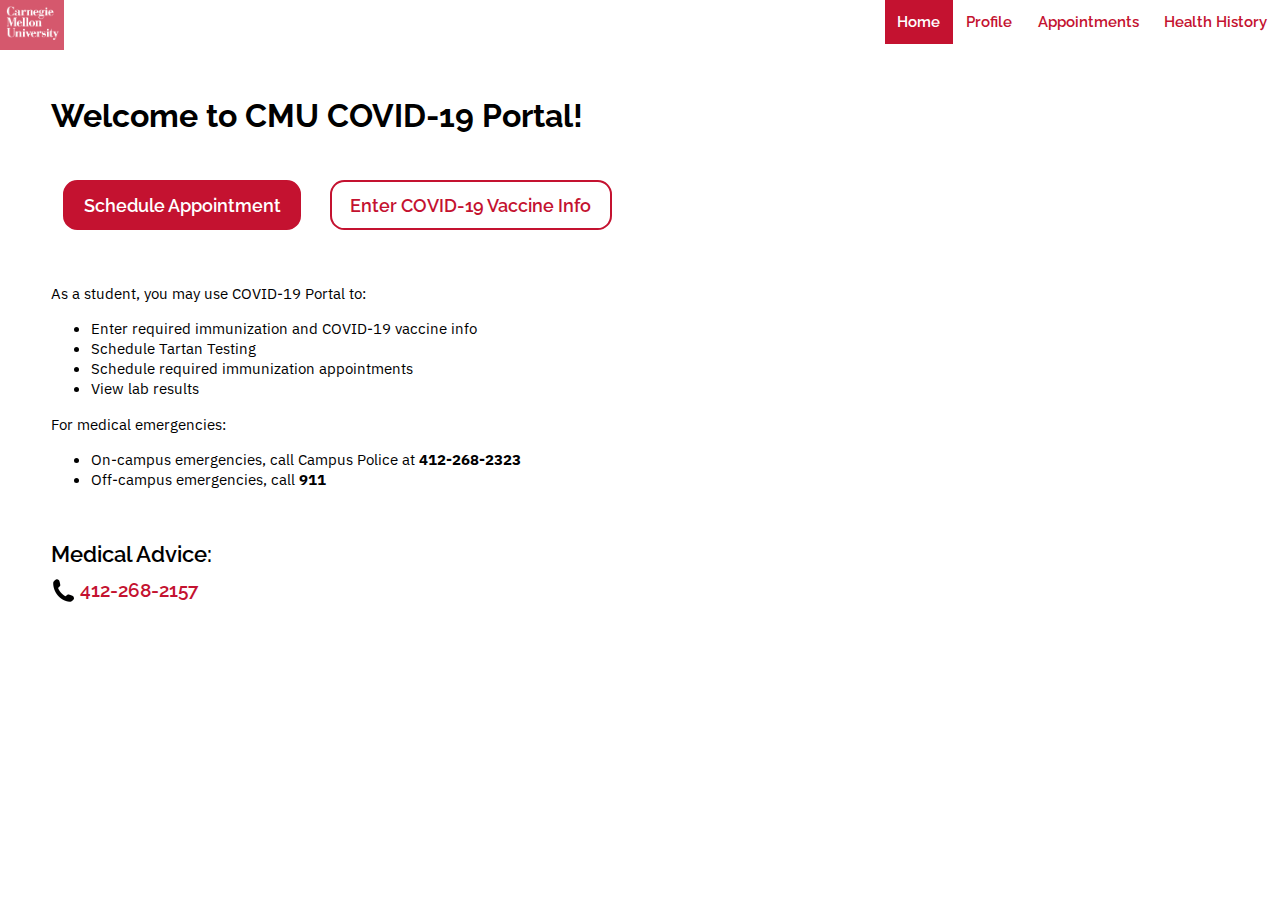
<file: index.html>
<!DOCTYPE html>
<html lang="en-us">

<head>
    <title>CMU COVID-19 Portal: Home</title>
    <meta name="viewport" content="width=device-width, initial-scale=1.0" charset="UTF-8">
    <link rel="stylesheet" href="assets/hw5.css">
    <link href='https://fonts.googleapis.com/css?family=Raleway:600' rel='stylesheet' type='text/css'>
    <link href='https://fonts.googleapis.com/css?family=Raleway:700' rel='stylesheet' type='text/css'>
    <link href='https://fonts.googleapis.com/css?family=Raleway:400' rel='stylesheet' type='text/css'>
    <link href='https://fonts.googleapis.com/css?family=IBM Plex Sans:400' rel='stylesheet' type='text/css'>
    <link href='https://fonts.googleapis.com/css?family=IBM Plex Sans:600' rel='stylesheet' type='text/css'>
    <script src = "assets/main.js"></script>
</head>

<body onload="onLoad()">
    <!--top navigation bar-->
    <div class="topnav">
        <a href="index.html" id="cmuHome"><img src="assets/images/cmulogo.png" alt="cmu logo home link"></a>
        <a href="health-history.html">Health History</a>
        <a href="appt-page.html" onclick="loadAppts()">Appointments</a>
        <a href="#profile">Profile</a>
        <a class="active" href="index.html">Home</a>
    </div>


    <div class ="homeTitle">
        <h1>Welcome to CMU COVID-19 Portal!</h1>
    </div>

    <div class="buttons">
        <!--links to schedule appointment process-->
        <button onclick="window.location.href='sched-appt-page-1.html'"; class="button">Schedule Appointment</button>
        <button class="button button2">Enter COVID-19 Vaccine Info</button>
    </div>

    <!--home page info-->
    <div class="homeBody">
        <p>As a student, you may use COVID-19 Portal to:<br>
            <ul>
                <li>Enter required immunization and COVID-19 vaccine info</li>
                <li>Schedule Tartan Testing</li>
                <li>Schedule required immunization appointments</li>
                <li>View lab results</li>
            </ul>
        </p>
        
        <p>For medical emergencies:
            <ul>
                <li>On-campus emergencies, call Campus Police at<strong> 412-268-2323</strong></li>
                <li>Off-campus emergencies, call <strong> 911</strong></li>
            </ul><br>
        
            <h2>Medical Advice:</h2>
            <img src="assets/images/phone-icon.png" alt text="phone icon" id="phone"></img>
            <h1 id="phoneNum">412-268-2157</h1>
    </div>
</body>
</html>
</file>
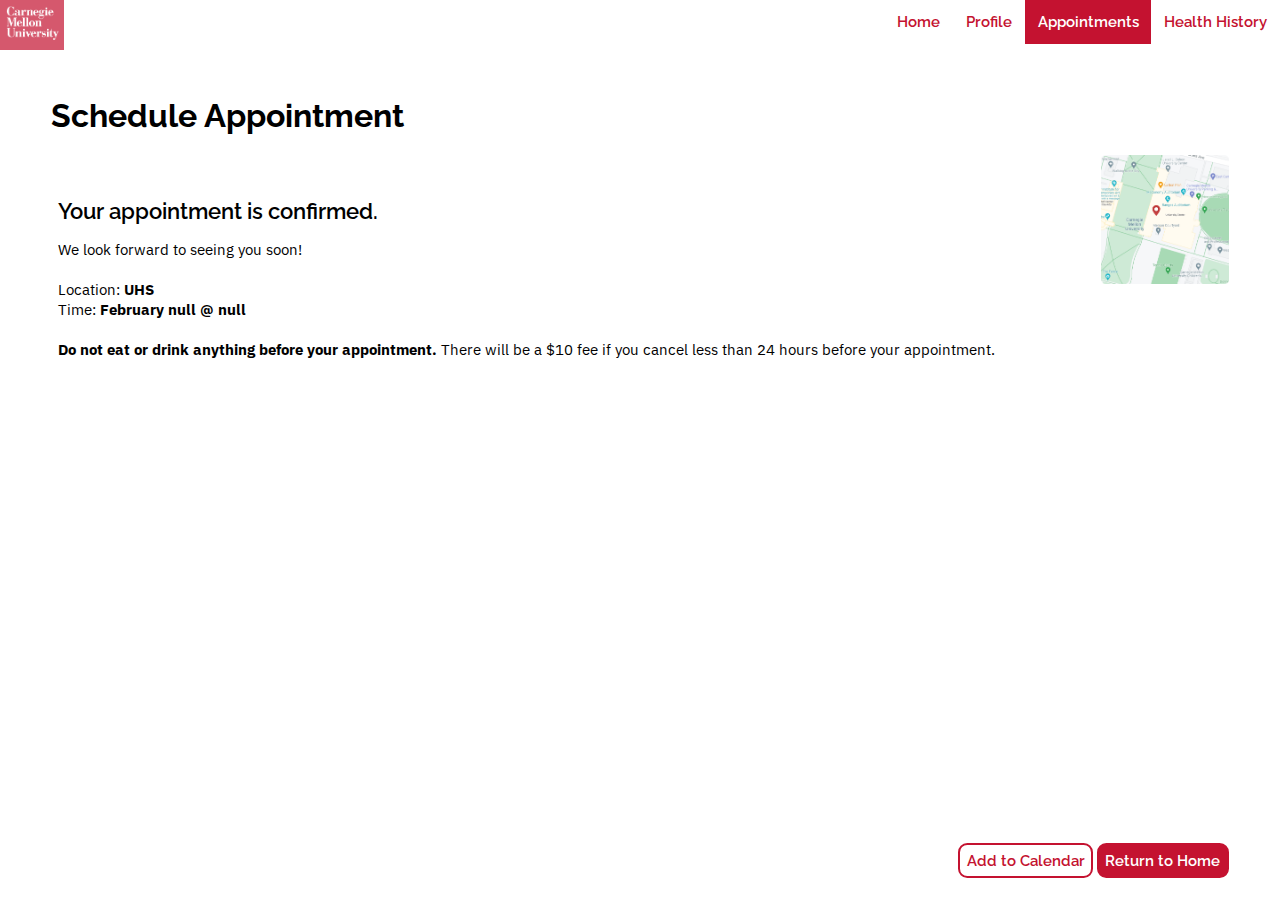
<file: appt-confirmation-page.html>
<!DOCTYPE html>
<html lang="en-us">

<head>
    <title>CMU COVID-19 Portal: Schedule Appointment</title>
    <meta name="viewport" content="width=device-width, initial-scale=1.0" charset="UTF-8">
    <link rel="stylesheet" href="assets/hw5.css">
    <link href='https://fonts.googleapis.com/css?family=Raleway:600' rel='stylesheet' type='text/css'>
    <link href='https://fonts.googleapis.com/css?family=Raleway:700' rel='stylesheet' type='text/css'>
    <link href='https://fonts.googleapis.com/css?family=Raleway:400' rel='stylesheet' type='text/css'>
    <link href='https://fonts.googleapis.com/css?family=IBM Plex Sans:400' rel='stylesheet' type='text/css'>
    <link href='https://fonts.googleapis.com/css?family=IBM Plex Sans:600' rel='stylesheet' type='text/css'>
    <script src="assets/main.js"></script>
</head>

<body onload="changeApptDateTime(); createNewAppt()">
    <!--top navigation bar-->
    <div class="topnav">
        <a href="index.html" id="cmuHome"><img src="assets/images/cmulogo.png" alt="cmu logo home link"></a>
        <a href="health-history.html">Health History</a>
        <a href="appt-page.html" class="active">Appointments</a>
        <a href="#profile">Profile</a>
        <a href="index.html">Home</a>
    </div>

    <div class="homeTitle">
        <h1>Schedule Appointment</h1>
    </div>

    <div class="leftConfirmation">
        <h2>Your appointment is confirmed.</h2>
        <p>We look forward to seeing you soon!<br><br>
            Location: <strong>UHS</strong><br>
            Time: <strong><span id="appt-date-time"></span></strong><br><br>

            <strong>Do not eat or drink anything before your appointment.</strong>
            There will be a $10 fee if you cancel less than 24 hours before your appointment.
        </p>
    </div>

    <div class="rightMap">
        <img src="assets/images/cmu map.png" alt="map of where the UC is on CMU's campus">
    </div>

    <div id="rightButtons">
        <button class="footerButton">Add to Calendar</button>
        <button class="footerButton2" onclick="window.location.href='index.html'">Return to Home</button>
    </div>
</body>
</html>
</file>
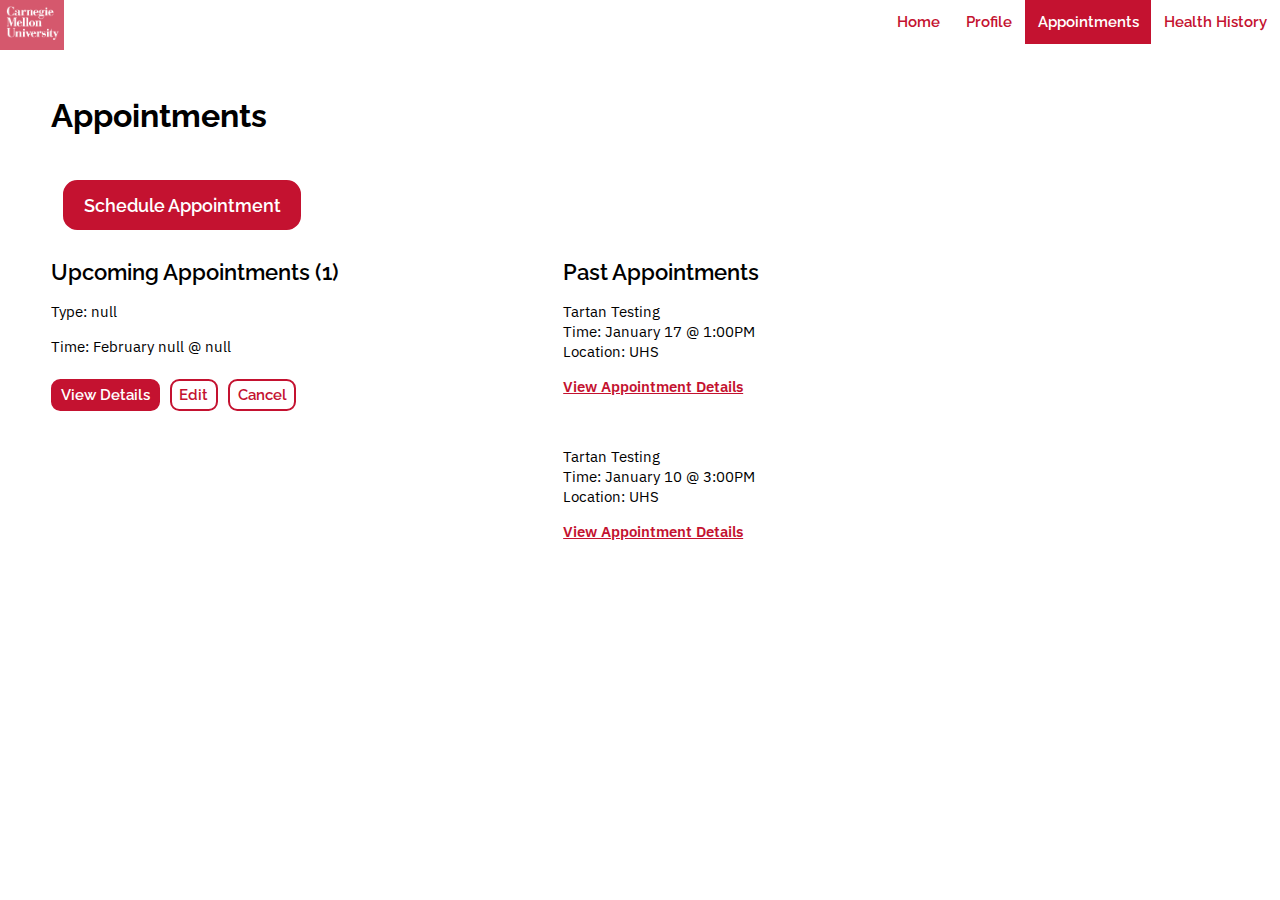
<file: appt-page.html>
<!DOCTYPE html>
<html lang="en-us">

<head>
    <title>CMU COVID-19 Portal: Appointments</title>
    <meta name="viewport" content="width=device-width, initial-scale=1.0" charset="UTF-8">
    <link rel="stylesheet" href="assets/hw5.css">
    <link href='https://fonts.googleapis.com/css?family=Raleway:600' rel='stylesheet' type='text/css'>
    <link href='https://fonts.googleapis.com/css?family=Raleway:700' rel='stylesheet' type='text/css'>
    <link href='https://fonts.googleapis.com/css?family=Raleway:400' rel='stylesheet' type='text/css'>
    <link href='https://fonts.googleapis.com/css?family=IBM Plex Sans:400' rel='stylesheet' type='text/css'>
    <link href='https://fonts.googleapis.com/css?family=IBM Plex Sans:600' rel='stylesheet' type='text/css'>
</head>

<body>
    <!--top navigation bar-->
    <div class="topnav">
        <a href="index.html" id="cmuHome"><img src="assets/images/cmulogo.png" alt="cmu logo home link"></a>
        <a href="health-history.html">Health History</a>
        <a class="active" href="appt-page.html">Appointments</a>
        <a href="#profile">Profile</a>
        <a href="index.html">Home</a>
    </div>

    <div class ="homeTitle">
        <h1>Appointments</h1>
    </div>

    <div class="buttons">
        <button onclick="window.location.href='sched-appt-page-1.html'; createAppt()" class="button">Schedule Appointment</button>
    </div>

    <div id="leftBox">
        <h2 id="upcomingText"></h2>
        <div id="upcoming-appts">
        </div>
    </div>
    <script src="assets/appts.js"></script>

    <!--- displays  --->
    <div id="myModal" class="modal">
        <div class="modal-content">
          <span class="close">&times;</span>
          <p id="modalContent"></p>
        </div>
      </div>
    
    <div id="rightBox">
        <h2>Past Appointments</h2>
        <p>
            Tartan Testing<br>
            Time: January 17 @ 1:00PM<br>
            Location: UHS<br>
        </p>
        <p id="apptDetails">
            View Appointment Details
        </p><br>
        <p>
            Tartan Testing<br>
            Time: January 10 @ 3:00PM<br>
            Location: UHS<br>
        </p>
        <p id="apptDetails">
            View Appointment Details
        </p>
    </div>
</body>
</html>
</file>
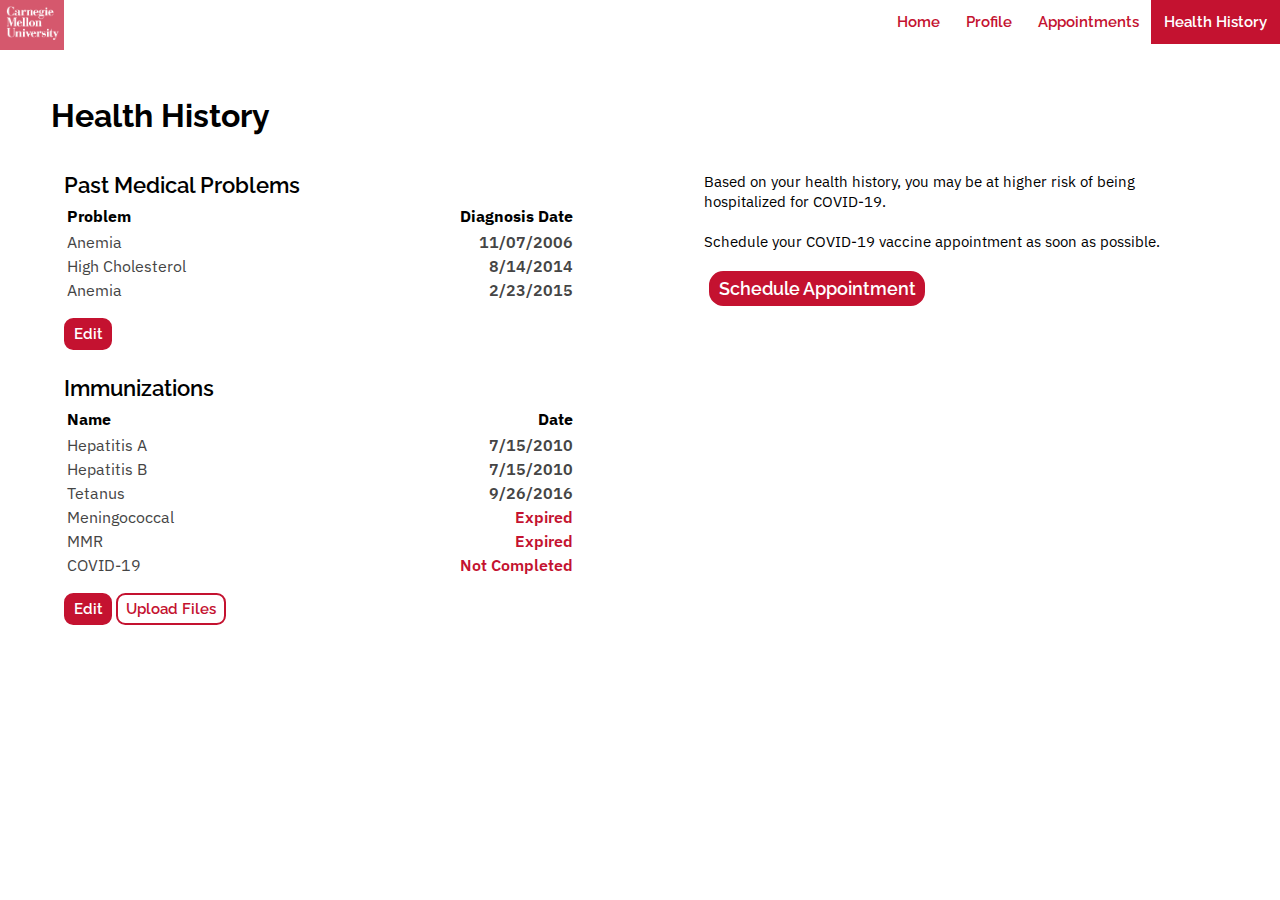
<file: health-history.html>
<!DOCTYPE html>
<html lang="en-us">

<head>
    <title>CMU COVID-19 Portal: Health History</title>
    <meta name="viewport" content="width=device-width, initial-scale=1.0" charset="UTF-8">
    <link rel="stylesheet" href="assets/hw5.css">
    <link href='https://fonts.googleapis.com/css?family=Raleway:600' rel='stylesheet' type='text/css'>
    <link href='https://fonts.googleapis.com/css?family=Raleway:700' rel='stylesheet' type='text/css'>
    <link href='https://fonts.googleapis.com/css?family=Raleway:400' rel='stylesheet' type='text/css'>
    <link href='https://fonts.googleapis.com/css?family=IBM Plex Sans:400' rel='stylesheet' type='text/css'>
    <link href='https://fonts.googleapis.com/css?family=IBM Plex Sans:600' rel='stylesheet' type='text/css'>
</head>

<body>
    <!--top navigation bar-->
    <div class="topnav">
        <a href="index.html" id="cmuHome"><img src="assets/images/cmulogo.png" alt="cmu logo home link"></a>
        <a class="active" href="health-history.html">Health History</a>
        <a href="appt-page.html">Appointments</a>
        <a href="#profile">Profile</a>
        <a href="index.html">Home</a>
    </div>

    <div class="homeTitle">
        <h1>Health History</h1>
    </div>

    <div class="healthHistory1">
        <h2>Past Medical Problems</h2>

        <!--table with past medical conditions-->
        <table id="historyTable">
            <tr>
                <th class="leftColumn">Problem</th>
                <th class="rightColumn">Diagnosis Date</th>
            </tr>
            <tr></tr>
            <tr>
                <td class="leftColumn">Anemia</td>
                <td class="rightDates">11/07/2006</td>
            </tr>
            <tr>
                <td class="leftColumn">High Cholesterol</td>
                <td class="rightDates">8/14/2014</td>
            </tr>
            <tr>
                <td class="leftColumn">Anemia</td>
                <td class="rightDates">2/23/2015</td>
            </tr>
            <tr></tr>
        </table>

        <button class="smallButton2">Edit</button>

        <h2>Immunizations</h2>
        
        <!--table with past immunizations-->
        <table id="immunTable">
            <tr>
                <th class="leftColumn">Name</th>
                <th class="rightColumn">Date</th>
            </tr>
            <tr></tr>
            <tr>
                <td class="leftColumn">Hepatitis A</td>
                <td class="rightDates">7/15/2010</td>
            </tr>
            <tr>
                <td class="leftColumn">Hepatitis B</td>
                <td class="rightDates">7/15/2010</td>
            </tr>
            <tr>
                <td class="leftColumn">Tetanus</td>
                <td class="rightDates">9/26/2016</td>
            </tr>
            <tr>
                <td class="leftColumn">Meningococcal</td>
                <td class="rightStatuses">Expired</td>
            </tr>
            <tr>
                <td class="leftColumn">MMR</td>
                <td class="rightStatuses">Expired</td>
            </tr>
            <tr>
                <td class="leftColumn">COVID-19</td>
                <td class="rightStatuses">Not Completed</td>
            </tr>
            <tr></tr>
        </table>

        <button class="smallButton2">Edit</button>
        <button class="smallButton">Upload Files</button>
    </div>

    <!--warn user about health risk-->
    <div class="healthHistory2">
        <p>Based on your health history, you may be at higher risk of being hospitalized
            for COVID-19.<br><br>Schedule your COVID-19 vaccine appointment as soon as possible. 
        </p>

        <!--links to appointment scheduling process-->
        <button class="button" onclick="window.location.href='sched-appt-page-1.html'";>Schedule Appointment</button>
    </div>
</body>
</html>
</file>
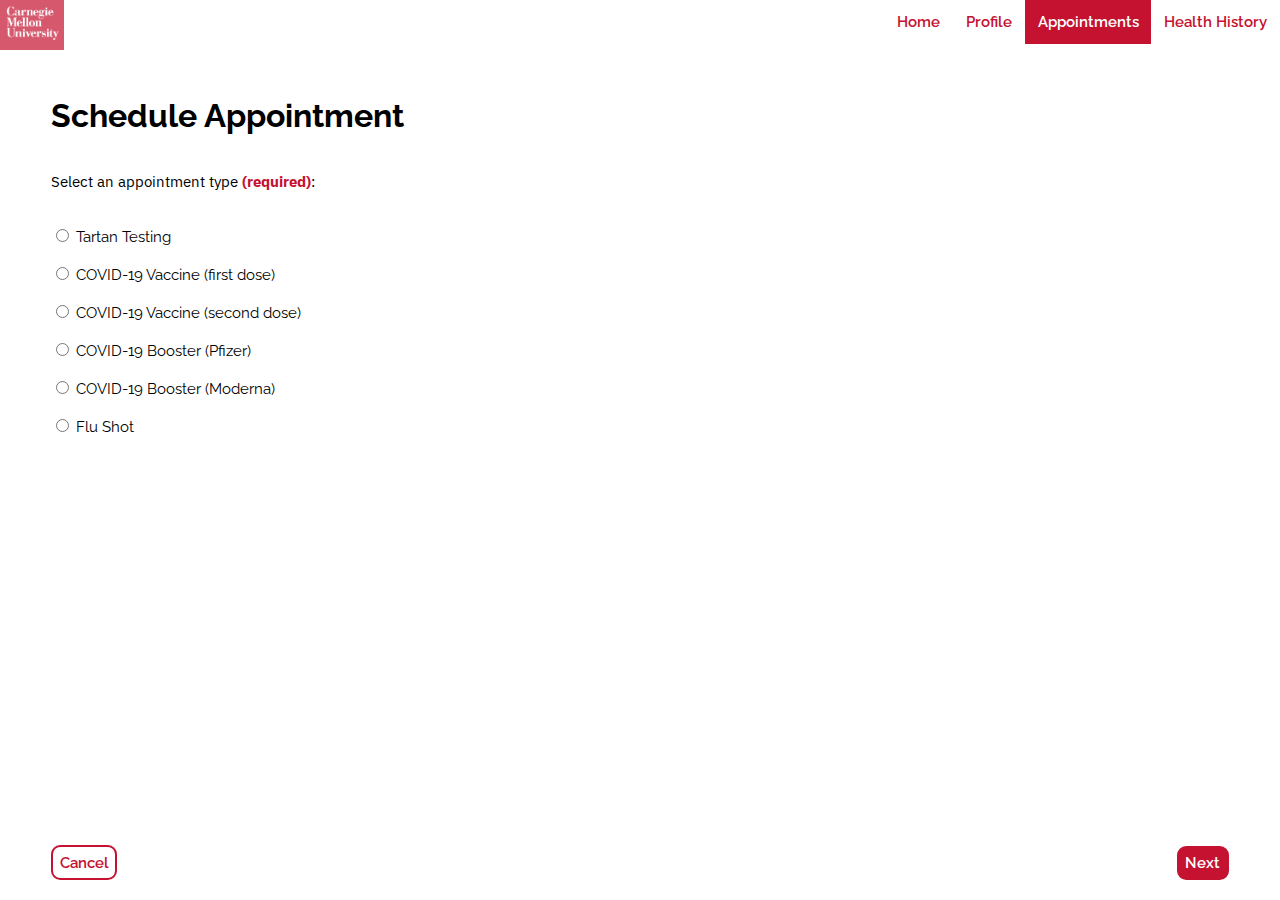
<file: sched-appt-page-1.html>
<!DOCTYPE html>
<html lang="en-us">

<head>
    <title>CMU COVID-19 Portal: Schedule Appointment</title>
    <meta name="viewport" content="width=device-width, initial-scale=1.0" charset="UTF-8">
    <link rel="stylesheet" href="assets/hw5.css">
    <link href='https://fonts.googleapis.com/css?family=Raleway:600' rel='stylesheet' type='text/css'>
    <link href='https://fonts.googleapis.com/css?family=Raleway:700' rel='stylesheet' type='text/css'>
    <link href='https://fonts.googleapis.com/css?family=Raleway:400' rel='stylesheet' type='text/css'>
    <link href='https://fonts.googleapis.com/css?family=IBM Plex Sans:400' rel='stylesheet' type='text/css'>
    <link href='https://fonts.googleapis.com/css?family=IBM Plex Sans:600' rel='stylesheet' type='text/css'>
    <script src="assets/main.js"></script>
</head>

<body>
    <!--top navigation bar-->
    <div class="topnav">
        <a href="index.html" id="cmuHome"><img src="assets/images/cmulogo.png" alt="cmu logo home link"></a>
        <a href="health-history.html">Health History</a>
        <a class="active" href="appt-page.html">Appointments</a>
        <a href="#profile">Profile</a>
        <a href="index.html">Home</a>
    </div>

    <div class ="homeTitle">
        <h1>Schedule Appointment</h1>
    </div>
    
    <!--radio buttons to select appointment type-->
    <div class="radioSelect">
        <p>Select an appointment type <span class="red"><strong>(required)</strong></span>:
            <br><br>
            <form>
                <input type="radio" id="tartan testing" name="appointment type" value="Tartan Testing" onclick="getType()">
                    <label for="tartan testing">Tartan Testing</label><br><br>
                <input type="radio" id="vaccine1" name="appointment type" value="COVID-19 Vaccine (first dose)" onclick="getType()">
                    <label for="vaccine1">COVID-19 Vaccine (first dose)</label><br><br>
                <input type="radio" id="vaccine2" name="appointment type" value="COVID-19 Vaccine (second dose)" onclick="getType()">
                    <label for="vaccine2">COVID-19 Vaccine (second dose)</label><br><br>
                <input type="radio" id="pfizer" name="appointment type" value="COVID-19 Booster (Pfizer)" onclick="getType()">
                    <label for="pfizer">COVID-19 Booster (Pfizer)</label><br><br>
                <input type="radio" id="moderna" name="appointment type" value="COVID-19 Booster (Moderna)" onclick="getType()">
                    <label for="moderna">COVID-19 Booster (Moderna)</label><br><br>
                <input type="radio" id="flu shot" name="appointment type" value="Flu Shot" onclick="getType()">
                    <label for="flu shot">Flu Shot</label>
            </form>
    </div>

    <!--footer buttons-->
    <div id="leftButtons">
        <button type="button" class="footerButton" onclick="window.location.href='appt-page.html'">Cancel</button>
    </div>

    <div id="rightButtons">

        <!--button to lead to next page-->
        <button type="button" onclick="window.location.href='sched-appt-page-2.html';" class="footerButton2">Next</button>
    </div>

</body>
</html>
</file>
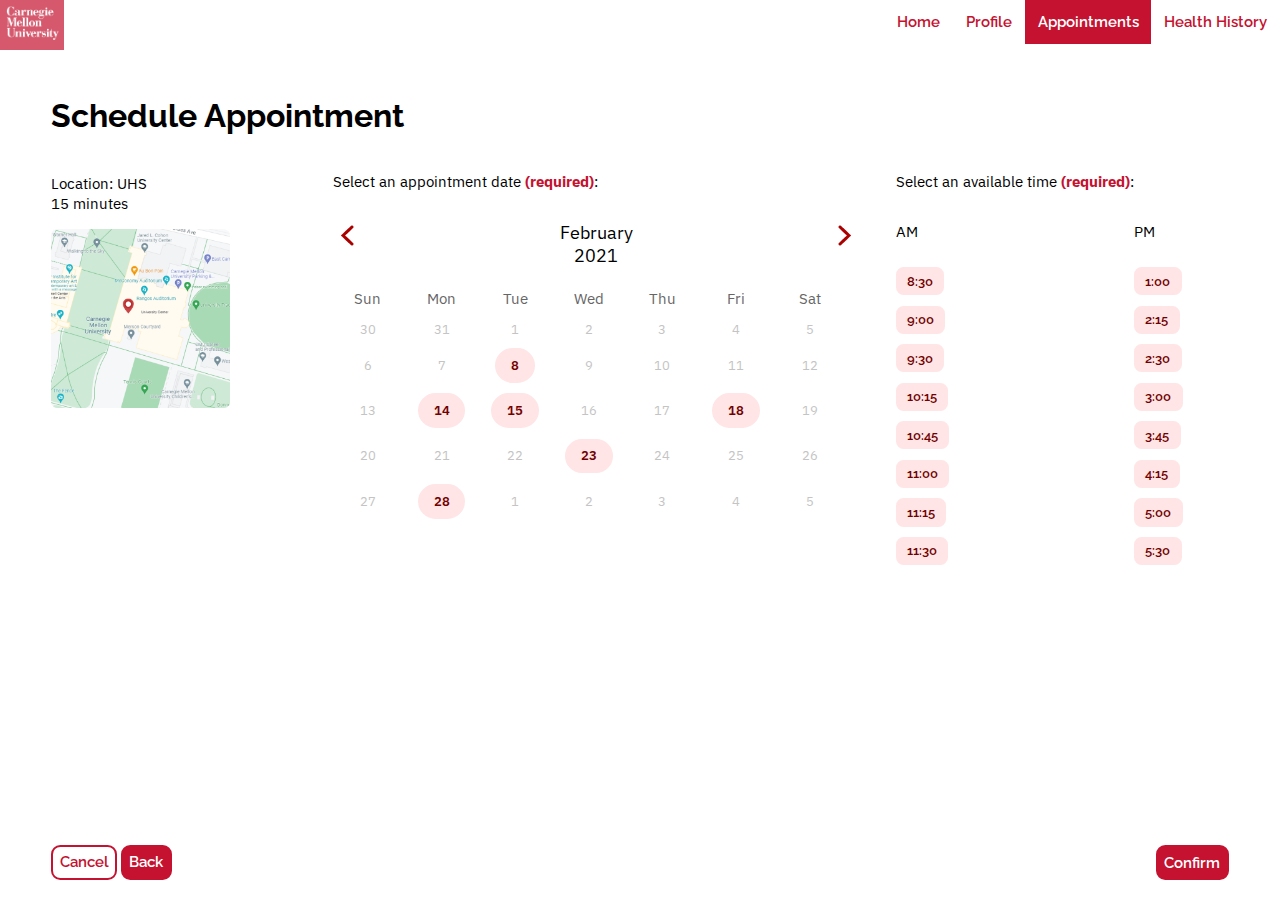
<file: sched-appt-page-2.html>
<!DOCTYPE html>
<html lang="en-us">

<head>
    <title>CMU COVID-19 Portal: Schedule Appointment</title>
    <meta name="viewport" content="width=device-width, initial-scale=1.0" charset="UTF-8">
    <link rel="stylesheet" href="assets/hw5.css">
    <link href='https://fonts.googleapis.com/css?family=Raleway:600' rel='stylesheet' type='text/css'>
    <link href='https://fonts.googleapis.com/css?family=Raleway:700' rel='stylesheet' type='text/css'>
    <link href='https://fonts.googleapis.com/css?family=Raleway:400' rel='stylesheet' type='text/css'>
    <link href='https://fonts.googleapis.com/css?family=IBM Plex Sans:400' rel='stylesheet' type='text/css'>
    <link href='https://fonts.googleapis.com/css?family=IBM Plex Sans:600' rel='stylesheet' type='text/css'>
    <script src="assets/main.js"></script>
</head>

<body onload="changeApptHeading()">
    <!--top navigation bar-->
    <div class="topnav">
        <a href="index.html" id="cmuHome"><img src="assets/images/cmulogo.png" alt="cmu logo home link"></a>
        <a href="health-history.html">Health History</a>
        <a href="appt-page.html" class="active">Appointments</a>
        <a href="#profile">Profile</a>
        <a href="index.html">Home</a>
    </div>

    <div class="content">
        <div class="homeTitle">
            <h1>Schedule Appointment</h1>
        </div>

        <!--appointment location-->
        <div class="bodyInput1">
            <h2 id="appt-type"></h2>
            <p>Location: UHS<br>15 minutes</p>
            <img src="assets/images/cmu map.png" id="cmumap" alt="map of where the UC is on CMU's campus">
        </div>

        <!--appointment date calendar selection-->
        <div class="bodyInput2">
            <p>Select an appointment date <span class="red"><strong>(required)</strong></span>:</p>

            <div class="month">      
                <ul>
                    <li class="prev"><img src="/assets/images/left-arrow.png"></li>
                    <li class="next"><img src="/assets/images/right-arrow.png"></li>
                    <li>February<br>2021</li>
                </ul>
            </div>
            
            <div class="calendar">
                <ul class="weekdays">
                    <li>Sun</li>
                    <li>Mon</li>
                    <li>Tue</li>
                    <li>Wed</li>
                    <li>Thu</li>
                    <li>Fri</li>
                    <li>Sat</li>
                </ul>
            </div>
                
            <div class="calendar">
                <ul class="days">  
                    <li>30</li>
                    <li>31</li>
                    <li>1</li>
                    <li>2</li>
                    <li>3</li>
                    <li>4</li>
                    <li>5</li>
                    <li>6</li>
                    <li>7</li>
                    <li><input type="radio" id="date8" value="8" name="date" onclick="getDate()">
                        <label for="date8">8</label>
                    </li>
                    <li>9</li>
                    <li>10</li>
                    <li>11</li>
                    <li>12</li>
                    <li>13</li>
                    <li><input type="radio" id="date14" value="14" name="date" onclick="getDate()">
                        <label for="date14">14</label>
                    </li>
                    <li><input type="radio" id="date15" value="15" name="date" onclick="getDate()">
                        <label for="date15">15</label>
                    </li>
                    <li>16</li>
                    <li>17</li>
                    <li><input type="radio" id="date18" value="18" name="date" onclick="getDate()">
                        <label for="date18">18</label>
                    </li>
                    <li>19</li>
                    <li>20</li>
                    <li>21</li>
                    <li>22</li>
                    <li><input type="radio" id="date23" value="23" name="date" onclick="getDate()">
                        <label for="date23">23</label>
                    </li>
                    <li>24</li>
                    <li>25</li>
                    <li>26</li>
                    <li>27</li>
                    <li><input type="radio" id="date28" value="28" name="date" onclick="getDate()">
                        <label for="date28">28</label>
                    </li>
                    <li>1</li>
                    <li>2</li>
                    <li>3</li>
                    <li>4</li>
                    <li>5</li>
                </ul>
            </div>
        </div>

        <!--time button selection-->
        <div class="bodyInput3">

            <p>Select an available time <span class="red"><strong>(required)</strong></span>:<br></p>

            <div class="AM">
                
                <p>AM</p>

                <div class="buttonGroup">
                    <input type="radio" id="830" value="8:30 AM" name="time" onclick="getTime()">
                        <label for="830">8:30</label>
                    <input type="radio" id="900" value="9:00 AM" name="time" onclick="getTime()">
                        <label for="900">9:00</label>
                    <input type="radio" id="930" value="9:30 AM" name="time" onclick="getTime()">
                        <label for="930">9:30</label>
                    <input type="radio" id="1015" value="10:15 AM" name="time" onclick="getTime()">
                        <label for="1015">10:15</label>
                    <input type="radio" id="1045" value="10:45 AM" name="time" onclick="getTime()">
                        <label for="1045">10:45</label>
                    <input type="radio" id="1100" value="11:00 AM" name="time" onclick="getTime()">
                        <label for="1100">11:00</label>
                    <input type="radio" id="1115" value="11:15 AM" name="time" onclick="getTime()">
                        <label for="1115">11:15</label>
                    <input type="radio" id="1130" value="11:30 AM" name="time" onclick="getTime()">
                        <label for="1130">11:30</label>
                </div>
            </div>
            
            <div class="PM">
                
                <p>PM</p>
                
                <div class="buttonGroup">
                    <input type="radio" id="100" value="1:00 PM" name="time" onclick="getTime()">
                        <label for="100">1:00</label>
                    <input type="radio" id="215" value="2:15 PM" name="time" onclick="getTime()">
                        <label for="215">2:15</label>
                    <input type="radio" id="230" value="2:30 PM" name="time" onclick="getTime()">
                        <label for="230">2:30</label>
                    <input type="radio" id="300" value="3:00 PM" name="time" onclick="getTime()">
                        <label for="300">3:00</label>
                    <input type="radio" id="345" value="3:45 PM" name="time" onclick="getTime()">
                        <label for="345">3:45</label>
                    <input type="radio" id="415" value="4:15 PM" name="time" onclick="getTime()">
                        <label for="415">4:15</label>
                    <input type="radio" id="500" value="5:00 PM" name="time" onclick="getTime()">
                        <label for="500">5:00</label>
                    <input type="radio" id="530" value="5:30 PM" name="time" onclick="getTime()">
                        <label for="530">5:30</label>
                </div>
            </div>
        </div>
    </div>
    
    <!--footer buttons-->
    <div class="footer">

        <div id="leftButtons">
            <button class="footerButton" onclick="window.location.href='appt-page.html'">Cancel</button>
            <button class="footerButton2" onclick="window.location.href='sched-appt-page-1.html'">Back</button>
        </div>

        <div id="rightButtons">
            <button class="footerButton2" onclick="window.location.href='appt-confirmation-page.html'">Confirm</button>
        </div>
    </div>
</body>
</html>
</file>
<file: assets/hw5.css>
/*** default font ***/
body {
    margin: 0;
    font-family: 'Raleway', 'Poppins', sans-serif;
  }

/*** top navigation ***/
#cmuHome {
  float: left;
  padding: 0;
  width: 5%;
  height: 4%;
}

#cmuHome a {
  padding: 0;
}

#cmuHome:hover {
  opacity: 0.7;
}

.topnav {
  overflow: hidden;
  }
  
.topnav a {
    float: right;
    color: #c41230;
    text-align: center;
    padding: 1% 1%;
    text-decoration: none;
    font-size: 1.2vw;
    font-weight: 600;
  }
  
.topnav a:hover {
    background-color: #c41230;
    color: white;
  }
  
.topnav a.active {
    background-color: #c41230;
    color: white;
  }

#phone {
  width: 2%;
  vertical-align: middle;
}

#phoneNum {
  vertical-align: middle;
  font-size: 1.5vw;
  color:#c41230;
  font-weight:600;
  display: inline-block;
}

/*** section title for each page ***/  
.homeTitle {
  padding-top: 2%;
  padding-left: 4%;
  font-weight: bold;
}

h1 {
  font-size: 2.5vw;
}


/*** larger button formatting ***/
.buttons {
  padding-top: 1%;
  padding-left: 4%;
}

.button {
  margin: 1%;
  font-family: 'Raleway', 'Poppins', sans-serif;
  background-color: #c41230;
  border: #c41230 0.15em solid;
  color: white;
  padding: 1% 1.5%;
  text-align: center;
  font-weight: 600;
  display: inline-block;
  font-size: 1.4vw;
  cursor: pointer;
  border-radius: 0.8em;
}

.button:hover {
  box-shadow: 0 8px 16px 0 rgba(0,0,0,0.2), 0 6px 20px 0 rgba(0,0,0,0.19);
}

.button2 {
  background-color: white;
  border: #c41230 0.15em solid;
  color: #c41230;
}

.button2:hover {
  box-shadow: 0 8px 16px 0 rgba(0,0,0,0.2), 0 6px 20px 0 rgba(0,0,0,0.19);
}

.red {
  color: #c41230;
}

/*** general text formatting ***/
p {
  font-family: 'IBM Plex Sans';
  font-size: 1.2vw;
}

ul {
  font-family: 'IBM Plex Sans';
  font-size: 1.2vw;
}

h2 {
  font-weight: 600;
  font-size:1.7vw;
  margin-bottom: 0;
}



/*** home page body text formatting ***/
.homeBody {
  padding-top: 2%;
  padding-left: 4%;
}



/*** appointments page formatting ***/
#leftBox {
  float:left;
  width:40%;
  padding-left: 4%;
}

#rightBox {
  float:left;
  width:30%;
}

#apptDetails {
  color: #c41230;
  font-weight: 600;
  text-decoration: underline;
  font-size: 1.2vw;
}



/*** button formatting ***/
.smallButton {
  margin: 1.5% 0% 1.5% 0%;
  font-family: 'Raleway', 'Poppins', sans-serif;
  background-color: white;
  border: #c41230 0.15em solid;
  color: #c41230;
  padding: 1% 1.5%;
  text-align: center;
  font-weight: 600;
  display: inline-block;
  font-size: 1.2vw;
  cursor: pointer;
  border-radius: 0.6em;
}

.smallButton:hover {
  box-shadow: 0 4px 8px 0 rgba(0,0,0,0.2), 0 6px 20px 0 rgba(0,0,0,0.19);
}



/*** appointment type input formatting ***/
.radioSelect {
  float:left;
  padding-left: 4%;
}

img {
  width: 100%;
  height: auto;
}

/*** schedule appointment location container ***/
.bodyInput1 {
  float: left;
  width: 20%;
  padding-left: 4%;
}

/*** schedule appointment date container ***/
.bodyInput2 {
  float: left;
  width: 40%;
  padding-left: 2%;
}



/*** schedule appointment time container ***/
.bodyInput3 {
  float: right;
  width: 30%;
}



/*** schedule appointment footer buttons formatting ***/
#leftButtons {
  position: absolute;
  display: inline-block;
  bottom: 0;
  left: 0;
  padding-left: 4%;
  padding-bottom: 1.5%;
}

#rightButtons {
  position: absolute;
  display: inline-block;
  bottom: 0;
  right: 0;
  padding-right: 4%;
  padding-bottom: 1.5%;
}

.smallButton2 {
  margin: 1.5% 0% 1.5% 0%;
  font-family: 'Raleway', 'Poppins', sans-serif;
  background-color: #c41230;
  border: #c41230 0.15em solid;
  color: white;
  padding: 1% 1.5%;
  text-align: center;
  font-weight: 600;
  display: inline-block;
  font-size: 1.2vw;
  cursor: pointer;
  border-radius: 0.6em;
}

.smallButton2:hover {
  box-shadow: 0 4px 8px 0 rgba(0,0,0,0.2), 0 6px 20px 0 rgba(0,0,0,0.19);
}



/*** schedule appointment calendar formatting ***/
.month {
  padding: 3% 1.5%;
  width: 100%;
  background: white;
  text-align: center;
}

.month ul {
  margin: 0;
  padding: 0;
}

.month ul li {
  color: black;
  list-style-type: none;
  font-size: 1.4vw;
}

.month .prev {
  float: left;
  padding-top: 0.8%;;
}

.month .next {
  float: right;
  padding-top: 0.8%;
}

.weekdays {
  margin: 0;
  padding: 1% 0%;
  background-color: white;
}

.weekdays li {
  display: inline-block;
  width: 13.6%;
  color: #666;
  text-align: center;
}

.days {
  padding: 1% 0%;
  background: white;
  margin: 0;
}

.days li {
  list-style-type: none;
  display: inline-block;
  width: 13.6%;
  text-align: center;
  margin-bottom: 2%;
  font-size:1vw;
  color: #c4c4c4;
}

.days input[type="radio"] {
  opacity: 0;
  position: fixed;
  width: 0;
}

.days label {
  display: inline-block;
  background-color: #ffe5e5;
  padding: 10% 20%;
  font-size: 1vw;
  border: 2px solid #ffe5e5;
  border-radius: 100px;
  color: #710000;
  font-weight: 600;
}

.days input[type="radio"]:checked + label {
  background-color:#c41230;
  border-color: #710000;
  color: white;
}

.days input[type="radio"]:focus + label {
  border: 2px dashed #710000;
}


.calendar {
  display: block;
  margin-left: auto;
  margin-right: auto;
  text-align: center;
}

.AM {
  float: left;
  width: 30%;
  position: relative;
}

.PM {
  float: right;
  width: 30%;
  position: relative;
  margin-right: 8%;
}


.buttonGroup input[type="radio"] {
  opacity: 0;
  position: fixed;
  width: 0;
}

.buttonGroup label {
  display: inline-block;
  background-color: #ffe5e5;
  padding: 4% 8%;
  margin: 9% 9% 0% 0%;
  font-size: 1vw;
  border: 2px solid #ffe5e5;
  border-radius: 0.6em;
  color: #710000;
  font-weight: 600;
}

.buttonGroup input[type="radio"]:checked + label {
  background-color:#c41230;
  border-color: #710000;
  color: white;
}

.buttonGroup input[type="radio"]:focus + label {
  border: 2px dashed #710000;
}

#cmumap {
  height: 70%;
  width:70%;
}

/*** health history page formatting ***/
.healthHistory1 {
  float: left;
  width: 40%;
  padding-left: 5%;
}

#historyTable {
  width: 100%;
  margin: 1% 0% 1% 0%;
  font-family: "IBM Plex Sans";
}

#historyTable td {
  width: 50%;
  font-weight: 400;
  color: #454545;
}

#historyTable th {
  font-weight: 800;
  width: 50%;
}

#historyTable .leftColumn {
  text-align: left;
}

#historyTable .rightColumn {
  text-align: right;
}

#historyTable .rightDates {
  text-align: right;
  font-weight: 600;
  color: #454545;
}

#immunTable {
  width: 100%;
  margin: 1% 0% 1% 0%;
  font-family: "IBM Plex Sans";
}

#immunTable td {
  width: 50%;
  font-weight: 400;
  color: #454545;
}

#immunTable th {
  font-weight: 800;
  width: 50%;
}

#immunTable .leftColumn {
  text-align: left;
}

#immunTable .rightColumn {
  text-align: right;
}

#immunTable .rightDates {
  text-align: right;
  font-weight: 600;
  color: #454545;
}

#immunTable .rightStatuses {
  text-align: right;
  font-weight: 600;
  color: #c41230;
}

.healthHistory2 {
  float: left;
  width: 40%;
  padding-left: 10%;
}

.close {
  color: #aaaaaa;
  float: right;
  font-size: 2vw;
  font-weight: bold;
}

.close:hover,
.close:focus {
  color: #000;
  text-decoration: none;
  cursor: pointer;
}

.modal-content {
  background-color: #fefefe;
  margin: auto;
  padding: 2%;
  border: 1px solid #FFFFFF;
  border-radius: 12px;
  box-shadow: 0 4px 8px 0 rgba(0,0,0,0.2), 0 6px 20px 0 rgba(0,0,0,0.19);
  width: 50%;
}

.modal {
  display: none;
  position: fixed;
  z-index: 1;
  padding-top: 100px;
  left: 0;
  top: 0;
  width: 100%;
  height: 100%;
  overflow: auto;
  background-color: rgb(0,0,0);
  background-color: rgba(0,0,0,0.4);
}

.leftConfirmation {
  padding-top: 2%;
  padding-left: 4.5%;
  float: left;
}

.rightMap {
  float: right;
  right: 0;
  padding-right: 4%;
  height: 50%;
  width: 10%;
}

.footerButton2 {
  margin: 1% 0%;
  font-family: 'Raleway', 'Poppins', sans-serif;
  background-color: #c41230;
  border: #c41230 0.15em solid;
  color: white;
  padding: 0.5vw;
  text-align: center;
  font-weight: 600;
  display: inline-block;
  font-size: 1.2vw;
  cursor: pointer;
  border-radius: 0.6em;
}

.footerButton2:hover {
  box-shadow: 0 4px 8px 0 rgba(0,0,0,0.2), 0 6px 20px 0 rgba(0,0,0,0.19);
}

.footerButton {
  margin: 1% 0%;
  font-family: 'Raleway', 'Poppins', sans-serif;
  background-color: white;
  border: #c41230 0.15em solid;
  color: #c41230;
  padding: 0.5vw;
  text-align: center;
  font-weight: 600;
  display: inline-block;
  font-size: 1.2vw;
  cursor: pointer;
  border-radius: 0.6em;
  
}

.footerButton:hover {
  box-shadow: 0 4px 8px 0 rgba(0,0,0,0.2), 0 6px 20px 0 rgba(0,0,0,0.19);
}

form {
  font-size: 1.2vw;
}
</file>
